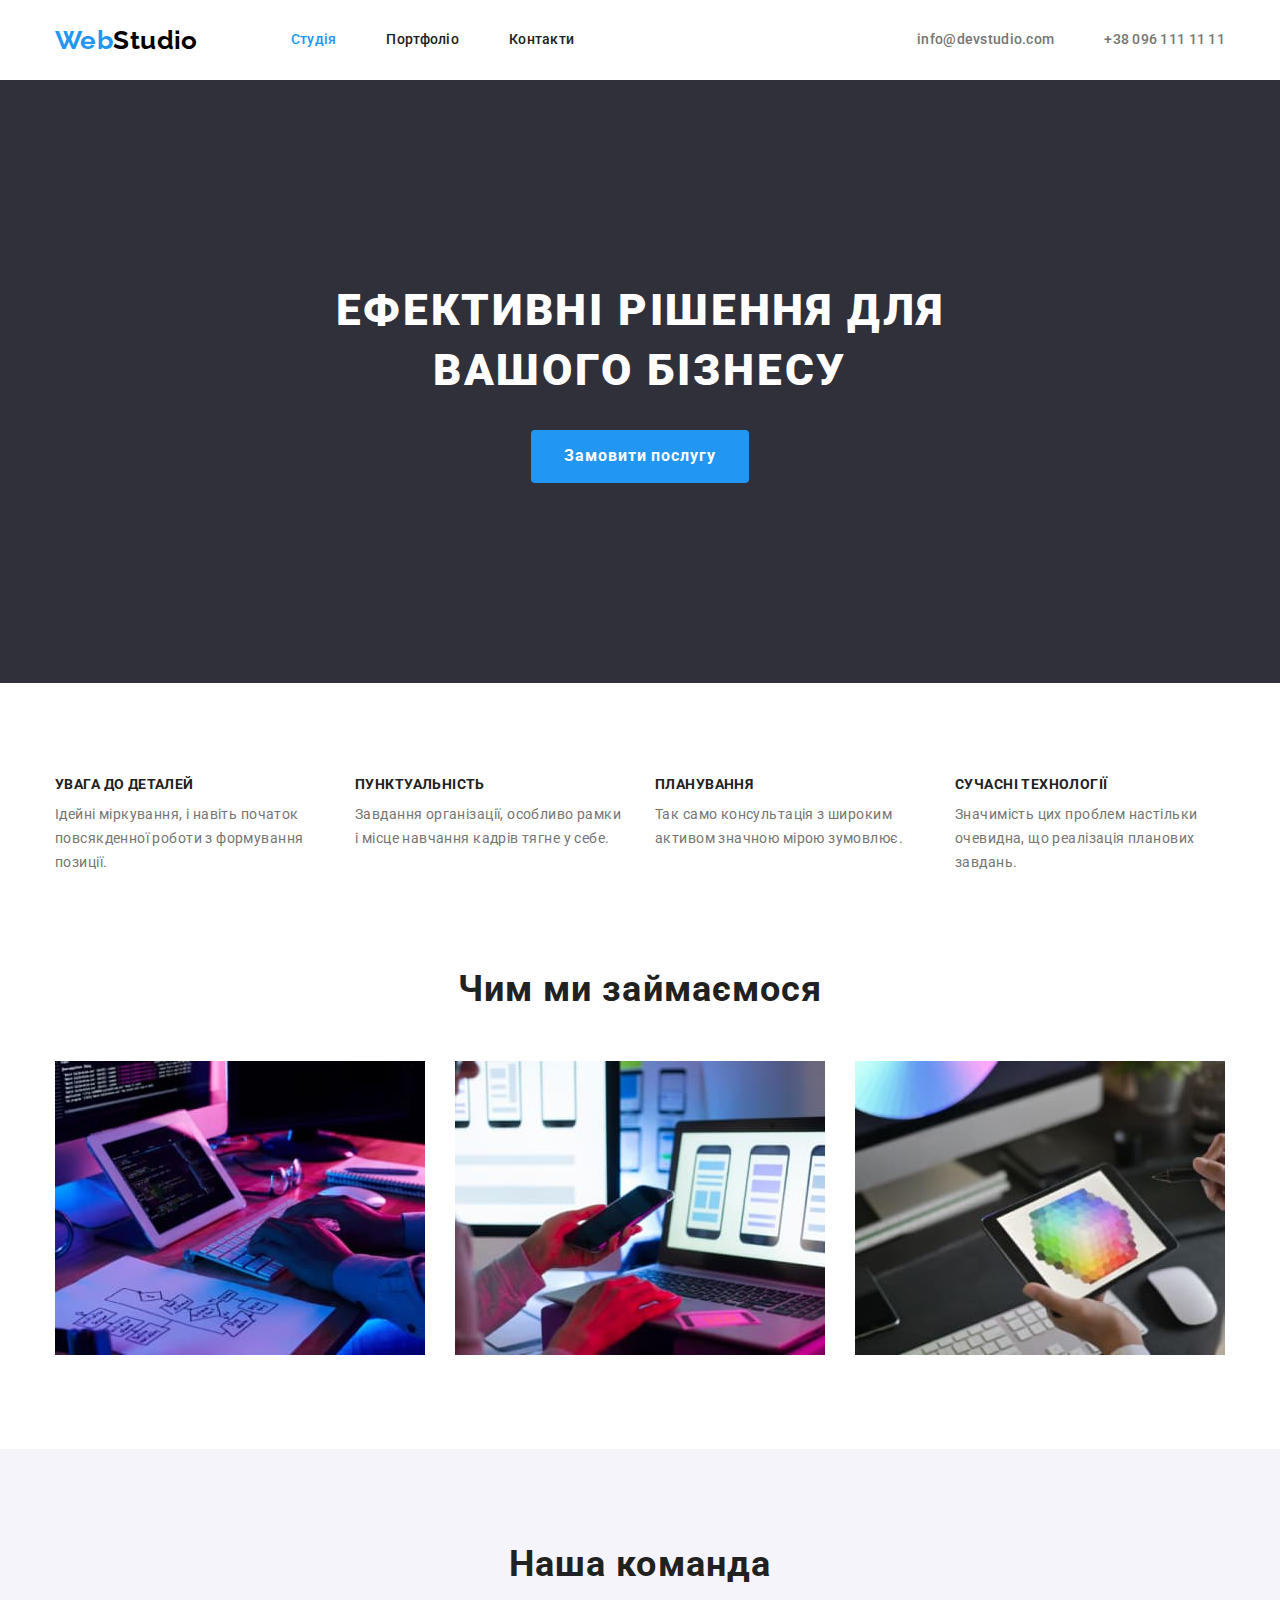
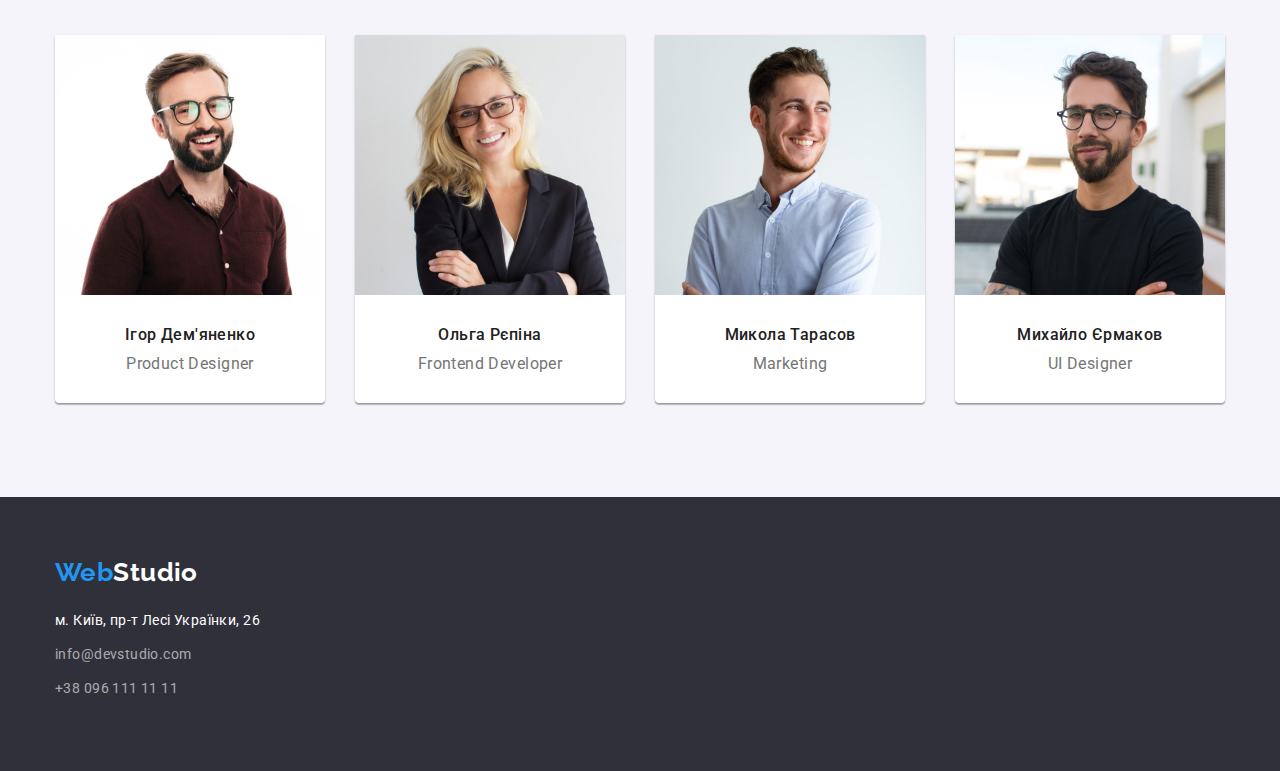
<file: index.html>
<!DOCTYPE html>
<html lang="uk">
  <head>
    <meta charset="UTF-8" />
    <meta http-equiv="X-UA-Compatible" content="IE=edge" />
    <meta name="viewport" content="width=device-width, initial-scale=1.0" />
    <link rel="preconnect" href="https://fonts.googleapis.com" />
    <link rel="preconnect" href="https://fonts.gstatic.com" crossorigin />
    <link
      href="https://fonts.googleapis.com/css2?family=Raleway:wght@700&family=Roboto:wght@400;500;700;900&display=swap"
      rel="stylesheet"
    />
    <link
      rel="stylesheet"
      href="https://cdnjs.cloudflare.com/ajax/libs/modern-normalize/1.1.0/modern-normalize.min.css"
    />
    <link rel="stylesheet" href="./css/style.css" />
    <title>Студія</title>
  </head>
  <body>
    <!-- Верхня лінія сайту -->
    <header>
      <div class="container main-nav">
        <a href="./index.html" class="logo"><span class="logo-first-word">Web</span>Studio</a>
        <ul class="site-nav list">
          <li class="item"><a href="./index.html" class="link current">Студія</a></li>
          <li class="item"><a href="./portfolio.html" class="link">Портфоліо</a></li>
          <li class="item"><a href="" class="link">Контакти</a></li>
        </ul>
        <ul class="list-contacts list">
          <li class="item">
            <a href="mailto:info@devstudio.com" class="link">info@devstudio.com</a>
          </li>
          <li class="item"><a href="tel:+380961111111" class="link">+38 096 111 11 11</a></li>
        </ul>
      </div>
    </header>
    <!-- Шапка сайту -->
    <main>
      <section class="hero">
        <h1 class="hero-title">Ефективні рішення для вашого бізнесу</h1>
        <button type="button" class="hero-btn">Замовити послугу</button>
      </section>
      <!-- Переваги веб-студії -->
      <section class="section">
        <div class="benefits container">
          <h2 class="visually-hidden">Переваги веб-студії</h2>
          <ul class="benefits-list list">
            <li>
              <h3 class="benefits-titles">УВАГА ДО ДЕТАЛЕЙ</h3>
              <p>Ідейні міркування, і навіть початок повсякденної роботи з формування позиції.</p>
            </li>
            <li>
              <h3 class="benefits-titles">ПУНКТУАЛЬНІСТЬ</h3>
              <p>Завдання організації, особливо рамки і місце навчання кадрів тягне у себе.</p>
            </li>
            <li>
              <h3 class="benefits-titles">ПЛАНУВАННЯ</h3>
              <p>Так само консультація з широким активом значною мірою зумовлює.</p>
            </li>
            <li>
              <h3 class="benefits-titles">СУЧАСНІ ТЕХНОЛОГІЇ</h3>
              <p>Значимість цих проблем настільки очевидна, що реалізація планових завдань.</p>
            </li>
          </ul>
        </div>
      </section>
      <!-- Профіль веб-студії -->
      <section>
        <div class="speciality container">
          <h2 class="section-title">Чим ми займаємося</h2>
          <ul class="speciality-list list">
            <li class="item">
              <img src="./imeges/development.jpg" alt="Послуга розробки" width="370" />
            </li>
            <li class="item">
              <img
                src="./imeges/mobile-application.jpg"
                alt="Послуга розробки мобільних застусунків"
                width="370"
              />
            </li>
            <li class="item">
              <img src="./imeges/web-design.jpg" alt="Послуги веб дизайну" width="370" />
            </li>
          </ul>
        </div>
      </section>
      <!-- Команда працівників веб-студії -->
      <section class="team-section">
        <h2 class="section-title team">Наша команда</h2>
        <ul class="specialists-list list">
          <li class="specialist-card">
            <img
              class="photo"
              src="./imeges/imeges-specialist/igor-demynenko.jpg"
              alt="Чоловік в червоній сорочці в окулярах"
              width="270"
            />
            <div class="item-wrapper">
              <h3 class="specialists-title">Ігор Дем'яненко</h3>
              <p class="specialist-profession" lang="en">Product Designer</p>
            </div>
          </li>
          <li class="specialist-card">
            <img
              class="photo"
              src="./imeges/imeges-specialist/olga-repina.jpg"
              alt="Жінка в чорному піджаку в окулярах"
              width="270"
            />
            <div class="item-wrapper">
              <h3 class="specialists-title">Ольга Рєпіна</h3>
              <p class="specialist-profession" lang="en">Frontend Developer</p>
            </div>
          </li>
          <li class="specialist-card">
            <img
              class="photo"
              src="./imeges/imeges-specialist/nikolay-tarasov.jpg"
              alt="Чоловік в голубій сорочці"
              width="270"
            />
            <div class="item-wrapper">
              <h3 class="specialists-title">Микола Тарасов</h3>
              <p class="specialist-profession" lang="en">Marketing</p>
            </div>
          </li>
          <li class="specialist-card">
            <img
              class="photo"
              src="./imeges/imeges-specialist/mihail-ermakov.jpg"
              alt="Чоловік в черній футболці в окулярах"
              width="270"
            />
            <div class="item-wrapper">
              <h3 class="specialists-title">Михайло Єрмаков</h3>
              <p class="specialist-profession" lang="en">UI Designer</p>
            </div>
          </li>
        </ul>
      </section>
    </main>
    <!-- Нижня лінія сайту -->
    <footer class="footer">
      <div class="container">
        <div class="container-logo-footer">
          <a href="./index.html" class="logo link"
            ><span class="logo-first-word">Web</span><span class="logo-second-word">Studio</span></a
          >
        </div>

        <address class="address">
          <a href="https://goo.gl/maps/TEBKrd3tF9hV3VJEA" class="link"
            >м. Київ, пр-т Лесі Українки, 26</a
          >
        </address>
        <ul class="contacts-footer-list list">
          <li><a href="mailto:info@devstudio.com" class="link">info@devstudio.com</a></li>
          <li><a href="tel:+380961111111" class="link">+38 096 111 11 11</a></li>
        </ul>
      </div>
    </footer>
  </body>
</html>
</file>
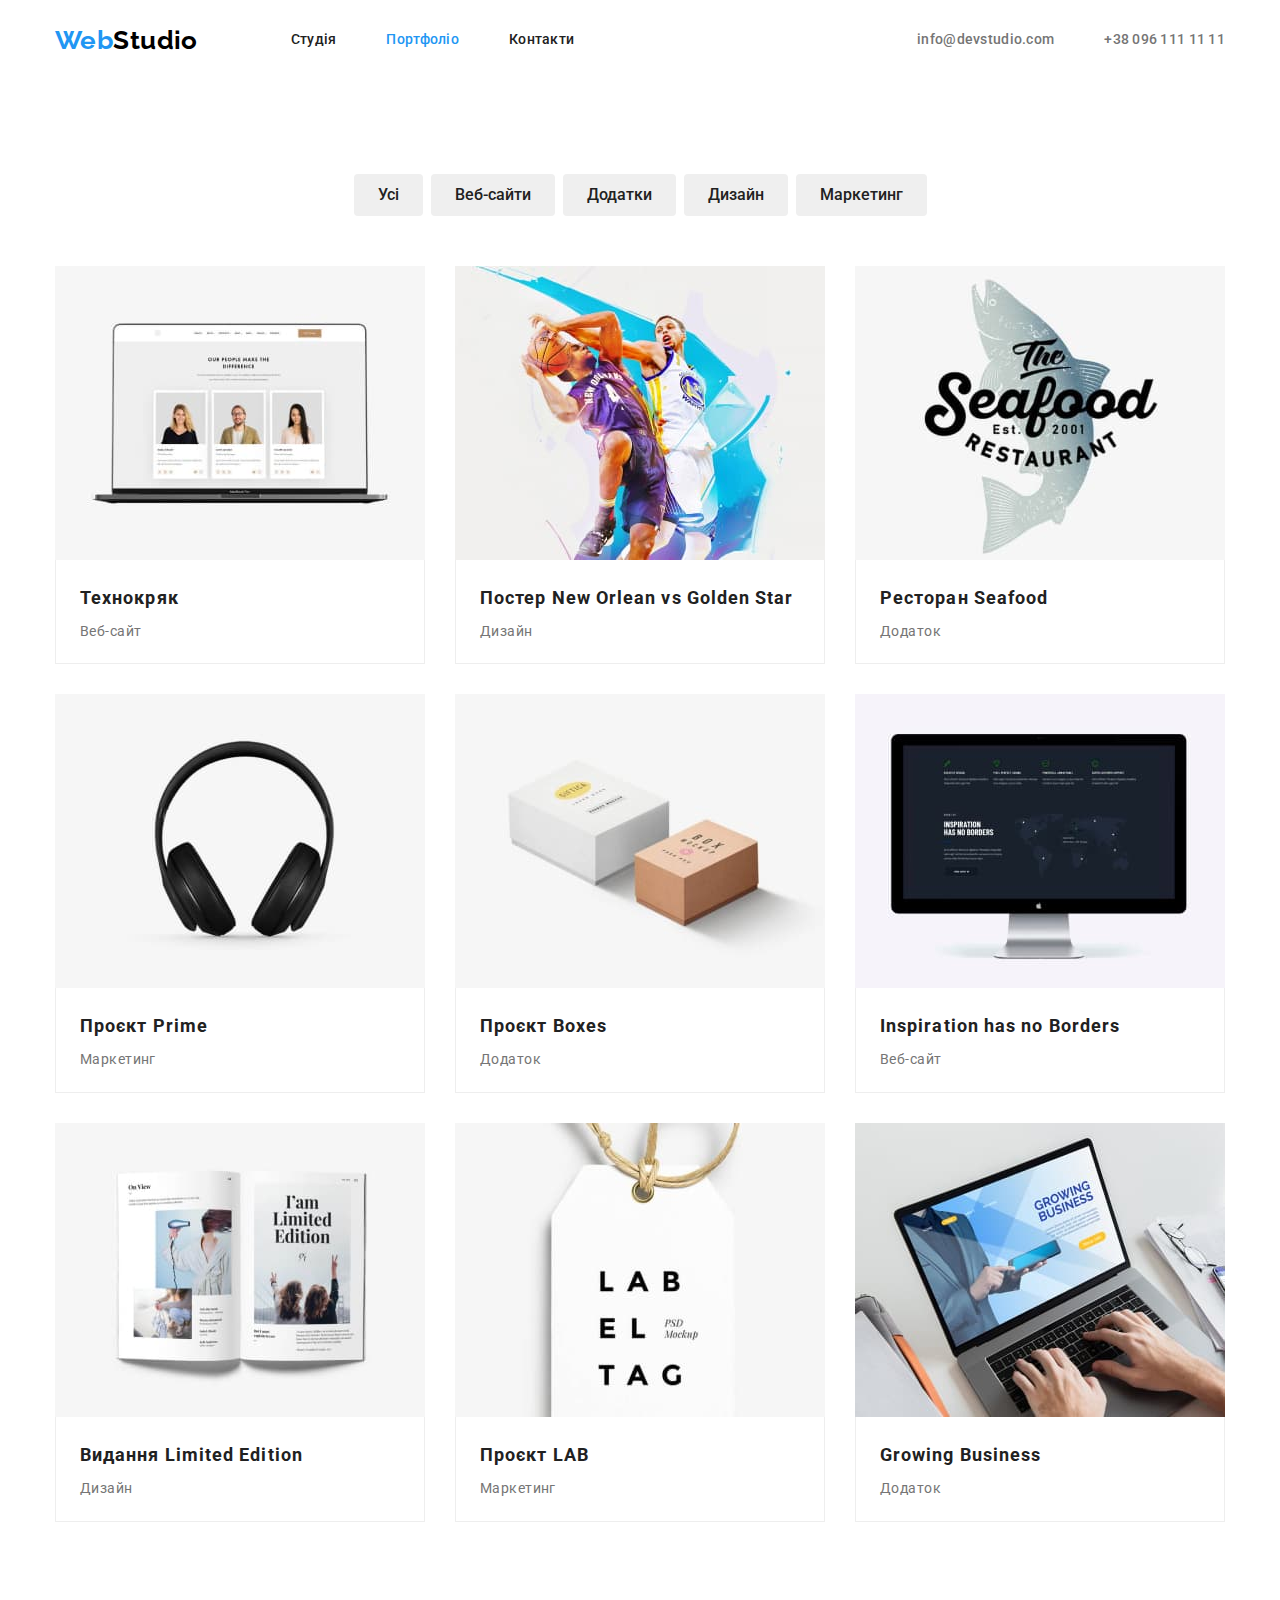
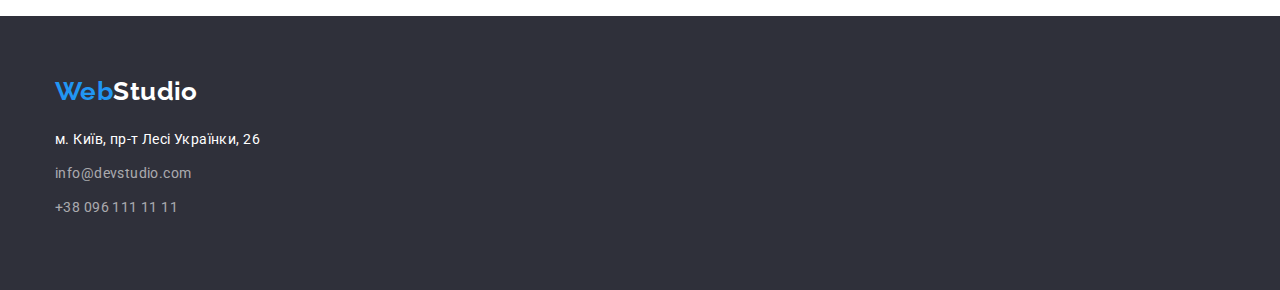
<file: portfolio.html>
<!DOCTYPE html>
<html lang="uk">
  <head>
    <meta charset="UTF-8" />
    <meta http-equiv="X-UA-Compatible" content="IE=edge" />
    <meta name="viewport" content="width=device-width, initial-scale=1.0" />
    <link rel="preconnect" href="https://fonts.googleapis.com" />
    <link rel="preconnect" href="https://fonts.gstatic.com" crossorigin />
    <link
      href="https://fonts.googleapis.com/css2?family=Raleway:wght@700&family=Roboto:wght@400;500;700;900&display=swap"
      rel="stylesheet"
    />
    <link
      rel="stylesheet"
      href="https://cdnjs.cloudflare.com/ajax/libs/modern-normalize/1.1.0/modern-normalize.min.css"
    />
    <link rel="stylesheet" href="./css/style.css" />
    <title>Студія</title>
  </head>
  <body>
    <!-- Верхня лінія сайту -->
    <header>
      <div class="container main-nav">
        <a href="./index.html" class="logo"><span class="logo-first-word">Web</span>Studio</a>
        <ul class="site-nav list">
          <li class="item"><a href="./index.html" class="link">Студія</a></li>
          <li class="item"><a href="./portfolio.html" class="link current">Портфоліо</a></li>
          <li class="item"><a href="" class="link">Контакти</a></li>
        </ul>
        <ul class="list-contacts list">
          <li class="item">
            <a href="mailto:info@devstudio.com" class="link">info@devstudio.com</a>
          </li>
          <li class="item"><a href="tel:+380961111111" class="link">+38 096 111 11 11</a></li>
        </ul>
      </div>
    </header>
    <!-- Навігація по сайту -->
    <main>
      <nav>
        <div class="container">
          <ul class="nav-btn list">
            <li class="item">
              <button type="button" class="portfolio-btn">Усі</button>
            </li>
            <li class="item">
              <button type="button" class="portfolio-btn">Веб-сайти</button>
            </li>
            <li class="item">
              <button type="button" class="portfolio-btn">Додатки</button>
            </li>
            <li class="item">
              <button type="button" class="portfolio-btn">Дизайн</button>
            </li>
            <li class="item">
              <button type="button" class="portfolio-btn">Маркетинг</button>
            </li>
          </ul>
        </div>
      </nav>
      <!-- Портфоліо -->
      <section class="section">
        <div class="container">
          <h1 class="visually-hidden">Портфоліо</h1>
          <!-- Дану секцію для поліпшення симантичності та покращення пошуку данного сайту потрібно наділити заголовком, потім цей заголовок буде візуально скритий -->
          <ul class="portfolio-list list">
            <li class="portfolio-element">
              <img
                src="./imeges/images-portfolio/web-desing-techcryk.jpg"
                alt="Ноутбук з відкритим на ньому веб-сайтом"
                width="370"
                height="294"
              />
              <div class="discription">
                <h2 class="portfolio-titles">Технокряк</h2>
                <p class="portfolio-text">Веб-сайт</p>
              </div>
            </li>
            <li class="portfolio-element">
              <img
                src="./imeges/images-portfolio/desing-neworlean-goldenstar.jpg"
                alt="Гравці баскетбольних команд"
                width="370"
                height="294"
              />
              <div class="discription">
                <h2 class="portfolio-titles">
                  Постер <span lang="en">New Orlean vs Golden Star</span>
                </h2>
                <p class="portfolio-text">Дизайн</p>
              </div>
            </li>
            <li class="portfolio-element">
              <img
                src="./imeges/images-portfolio/app-seafood.jpg"
                alt="Дизайн логотипу з зображеням риби та назвы ресторану"
                width="370"
                height="294"
              />
              <div class="discription">
                <h2 class="portfolio-titles">Ресторан <span lang="en">Seafood</span></h2>
                <p class="portfolio-text">Додаток</p>
              </div>
            </li>
            <li class="portfolio-element">
              <img
                src="./imeges/images-portfolio/marketing-prime.jpg"
                alt="Накладні навушники"
                width="370"
                height="294"
              />
              <div class="discription">
                <h2 class="portfolio-titles">Проєкт <span lang="en">Prime</span></h2>
                <p class="portfolio-text">Маркетинг</p>
              </div>
            </li>
            <li class="portfolio-element">
              <img
                src="./imeges/images-portfolio/app-boxes.jpg"
                alt="Біла та коричнева коробка з назвой проєкта"
                width="370"
                height="294"
              />
              <div class="discription">
                <h2 class="portfolio-titles">Проєкт <span lang="en">Boxes</span></h2>
                <p class="portfolio-text">Додаток</p>
              </div>
            </li>
            <li class="portfolio-element">
              <img
                src="./imeges/images-portfolio/web-site-borders.jpg"
                alt="Моноблок з відкритим на ньому веб-сайтом"
                width="370"
                height="294"
              />
              <div class="discription">
                <h2 class="portfolio-titles" lang="en">Inspiration has no Borders</h2>
                <p class="portfolio-text">Веб-сайт</p>
              </div>
            </li>
            <li class="portfolio-element">
              <img
                src="./imeges/images-portfolio/desing-limited-edition.jpg"
                alt="Глянцевий журнал з назвою видання"
                width="370"
                height="294"
              />
              <div class="discription">
                <h2 class="portfolio-titles">Видання <span lang="en">Limited Edition</span></h2>
                <p class="portfolio-text">Дизайн</p>
              </div>
            </li>
            <li class="portfolio-element">
              <img
                src="./imeges/images-portfolio/marketing-lab.jpg"
                alt="Бірка з білого картону з назвою проєкта"
                width="370"
                height="294"
              />
              <div class="discription">
                <h2 class="portfolio-titles">Проєкт <span lang="en">LAB</span></h2>
                <p class="portfolio-text">Маркетинг</p>
              </div>
            </li>
            <li class="portfolio-element">
              <img
                src="./imeges/images-portfolio/app-growing.jpg"
                alt="Людина працююча за ноутбуком в додатку"
                width="370"
                height="294"
              />
              <div class="discription">
                <h2 class="portfolio-titles" lang="en">Growing Business</h2>
                <p class="portfolio-text">Додаток</p>
              </div>
            </li>
          </ul>
        </div>
      </section>
    </main>

    <!-- Нижня лінія сайту -->
    <footer class="footer">
      <div class="container">
        <div class="container-logo-footer">
          <a href="./index.html" class="logo link"
            ><span class="logo-first-word">Web</span><span class="logo-second-word">Studio</span></a
          >
        </div>

        <address class="address">
          <a href="https://goo.gl/maps/TEBKrd3tF9hV3VJEA" class="link"
            >м. Київ, пр-т Лесі Українки, 26</a
          >
        </address>
        <ul class="contacts-footer-list list">
          <li><a href="mailto:info@devstudio.com" class="link">info@devstudio.com</a></li>
          <li><a href="tel:+380961111111" class="link">+38 096 111 11 11</a></li>
        </ul>
      </div>
    </footer>
  </body>
</html>
</file>
<file: css/style.css>
:root {
  --title-text-color: #212121;
  --basic-text-color: #757575;
  --accent-text-color: #2196f3;
  --backgraund-color-page: #f5f4fa;
  --logo-color: #000000;
  --hero-footer-background-color: #2f303a;
  --white-color: #ffffff;
  --footer-contacts-color: rgba(255, 255, 255, 0.6);
}
/* reset */
h1,
h2,
h3,
h4,
h5,
h6,
p,
ul {
  margin: 0;
}

ul {
  padding-left: 0;
}
/* index.html */

body {
  background-color: var(--white-color);
  color: var(--basic-text-color);
  font-family: 'Roboto', sans-serif;
  font-size: 14px;
  line-height: 1.71;
  letter-spacing: 0.03em;
}

.container {
  width: 1200px;
  margin: 0 auto;
  padding-left: 15px;
  padding-right: 15px;
}

/* logo */

.list {
  list-style: none;
}

.link {
  text-decoration: none;
}

.logo {
  font-family: 'Raleway', sans-serif;
  font-weight: 700;
  font-size: 26px;
  line-height: 1.19;

  color: var(--logo-color);
  text-decoration: none;
}

.logo-first-word {
  color: var(--accent-text-color);
}

/* navigation */

.main-nav {
  display: flex;
  align-items: center;
}

.site-nav {
  display: flex;
  margin-left: 93px;
}

.site-nav .item:not(:last-child) {
  margin-right: 50px;
}

.site-nav .link {
  font-weight: 500;
  font-size: 14px;
  line-height: 1.14;
  letter-spacing: 0.02em;

  color: var(--title-text-color);

  padding: 32px 0;
  display: block;
}

.site-nav .link.current {
  color: var(--accent-text-color);
}

.link:hover,
.link:focus {
  color: var(--accent-text-color);
}

.list-contacts {
  display: flex;
  margin-left: auto;
}

.list-contacts .item:not(:last-child) {
  margin-right: 50px;
}

.list-contacts a {
  font-weight: 500;
  font-size: 14px;
  line-height: 1.14;
  letter-spacing: 0.02em;

  color: var(--basic-text-color);
  padding: 32px 0;
}

/* hero */

.hero {
  text-align: center;

  background-color: var(--hero-footer-background-color);
}
.hero-title {
  font-weight: 900;
  font-size: 44px;
  line-height: 1.37;
  letter-spacing: 0.06em;
  text-transform: uppercase;

  color: var(--white-color);

  width: 700px;
  margin-left: auto;
  margin-right: auto;
  padding-top: 200px;
  margin-bottom: 30px;
}
.hero-btn {
  font-family: inherit;
  font-weight: 700;
  font-size: 16px;
  line-height: 1.89;
  letter-spacing: 0.06em;

  color: var(--white-color);
  background-color: var(--accent-text-color);
  cursor: pointer;
  border: 1px solid transparent;
  border-radius: 4px;

  padding: 10px 32px;
  display: inline-block;
  min-width: 216px;
  margin-bottom: 200px;
}
.hero-btn:active {
  background: #2196f3;
}

/* benefits */

.benefits {
  padding-bottom: 94px;
  padding-top: 94px;
}
.benefits-list {
  display: flex;
}
.benefits-list :not(:last-child) {
  padding-right: 30px;
}
.benefits-titles {
  font-weight: 700;
  font-size: 14px;
  line-height: 1.14;
  text-transform: uppercase;

  color: var(--title-text-color);

  padding-bottom: 10px;
  min-width: 270px;
}

/* speciality */

.speciality {
  padding-bottom: 94px;
}
.section-title {
  font-weight: 700;
  font-size: 36px;
  line-height: 1.17;
  text-align: center;
  letter-spacing: 0.03em;

  color: var(--title-text-color);

  padding-bottom: 50px;
}
.speciality-list {
  display: flex;
}
.speciality-list .item:not(:last-child) {
  margin-right: 30px;
}
.speciality-list img {
  display: block;
}

/* specialists */

.team-section {
  background-color: var(--backgraund-color-page);
}
.team {
  padding-top: 94px;
}
.specialists-title {
  font-weight: 500;
  font-size: 16px;
  line-height: 1.19;

  color: var(--title-text-color);
  padding-bottom: 10px;
  text-align: center;
}
.specialists-list {
  padding-bottom: 94px;
  display: flex;
  justify-content: center;
}
.specialists-list .specialist-card:not(:last-child) {
  margin-right: 30px;
}
.specialist-card {
  background-color: var(--white-color);
  box-shadow: 0px 1px 3px rgba(0, 0, 0, 0.12), 0px 1px 1px rgba(0, 0, 0, 0.14),
    0px 2px 1px rgba(0, 0, 0, 0.2);
  border-radius: 0px 0px 4px 4px;
}
.specialists-list img {
  display: block;
}
.specialist-profession {
  font-size: 16px;
  line-height: 1.19;
  text-align: center;
}
.item-wrapper {
  padding-top: 30px;
  padding-bottom: 30px;
  padding-right: 20px;
  padding-left: 20px;
}

/* footer */

.footer {
  background-color: var(--hero-footer-background-color);
}

.container-logo-footer {
  padding-top: 60px;
  padding-bottom: 20px;
}

.logo-second-word {
  color: var(--white-color);
}

.address a {
  font-size: 14px;
  line-height: 1.71;
  font-style: normal;

  color: var(--white-color);

  display: inline-block;
  padding-bottom: 10px;
}

.contacts-footer-list a {
  font-size: 14px;
  line-height: 1.71;

  color: var(--footer-contacts-color);

  display: inline-block;
  padding-bottom: 10px;
}

.contacts-footer-list:last-child {
  padding-bottom: 60px;
}

/* PORTFOLIO PAGE */

/* navigation button */

.nav-btn {
  display: flex;
  justify-content: center;
  padding-top: 94px;
  padding-bottom: 34px;
}
.nav-btn .item:not(:last-child) {
  margin-right: 8px;
}
.portfolio-btn {
  font-family: inherit;
  font-weight: 500;
  font-size: 16px;
  line-height: 1.6;
  border-radius: 4px;
  border: 2px solid transparent;

  color: var(--title-text-color);
  cursor: pointer;

  display: inline-block;
  padding: 6px 22px;
  margin-bottom: 16px;
}
.portfolio-btn:hover,
.portfolio-btn:focus {
  color: var(--backgraund-color-page);
  background-color: var(--accent-text-color);
}

/* portfolio grid */

.portfolio-list {
  display: flex;
  flex-wrap: wrap;
  margin-bottom: 94px;
}

.portfolio-element {
  max-width: 370px;
  margin-right: 30px;
  margin-bottom: 30px;
  background: #ffffff;
}

.portfolio-element img {
  display: block;
  max-width: 100%;
  height: 294px;
}

.portfolio-element:nth-child(3n) {
  margin-right: 0;
}

.portfolio-element:nth-last-child(-n + 3) {
  margin-bottom: 0;
}

.discription {
  border: 1px solid #eeeeee;
  border-top: none;
  padding-top: 20px;
  padding-bottom: 20px;
  padding-left: 24px;
  padding-right: 24px;
}

.portfolio-titles {
  font-weight: 700;
  font-size: 18px;
  line-height: 36px;
  letter-spacing: 0.06em;

  color: var(--title-text-color);

  padding-bottom: 4px;
}

.portfolio-text {
  font-size: 14px;
  line-height: 1.71;
}

/* hidden titles */
.visually-hidden {
  position: absolute;
  white-space: nowrap;
  width: 1px;
  height: 1px;
  overflow: hidden;
  border: 0;
  padding: 0;
  clip: rect(0 0 0 0);
  clip-path: inset(50%);
  margin: -1px;
}
</file>
